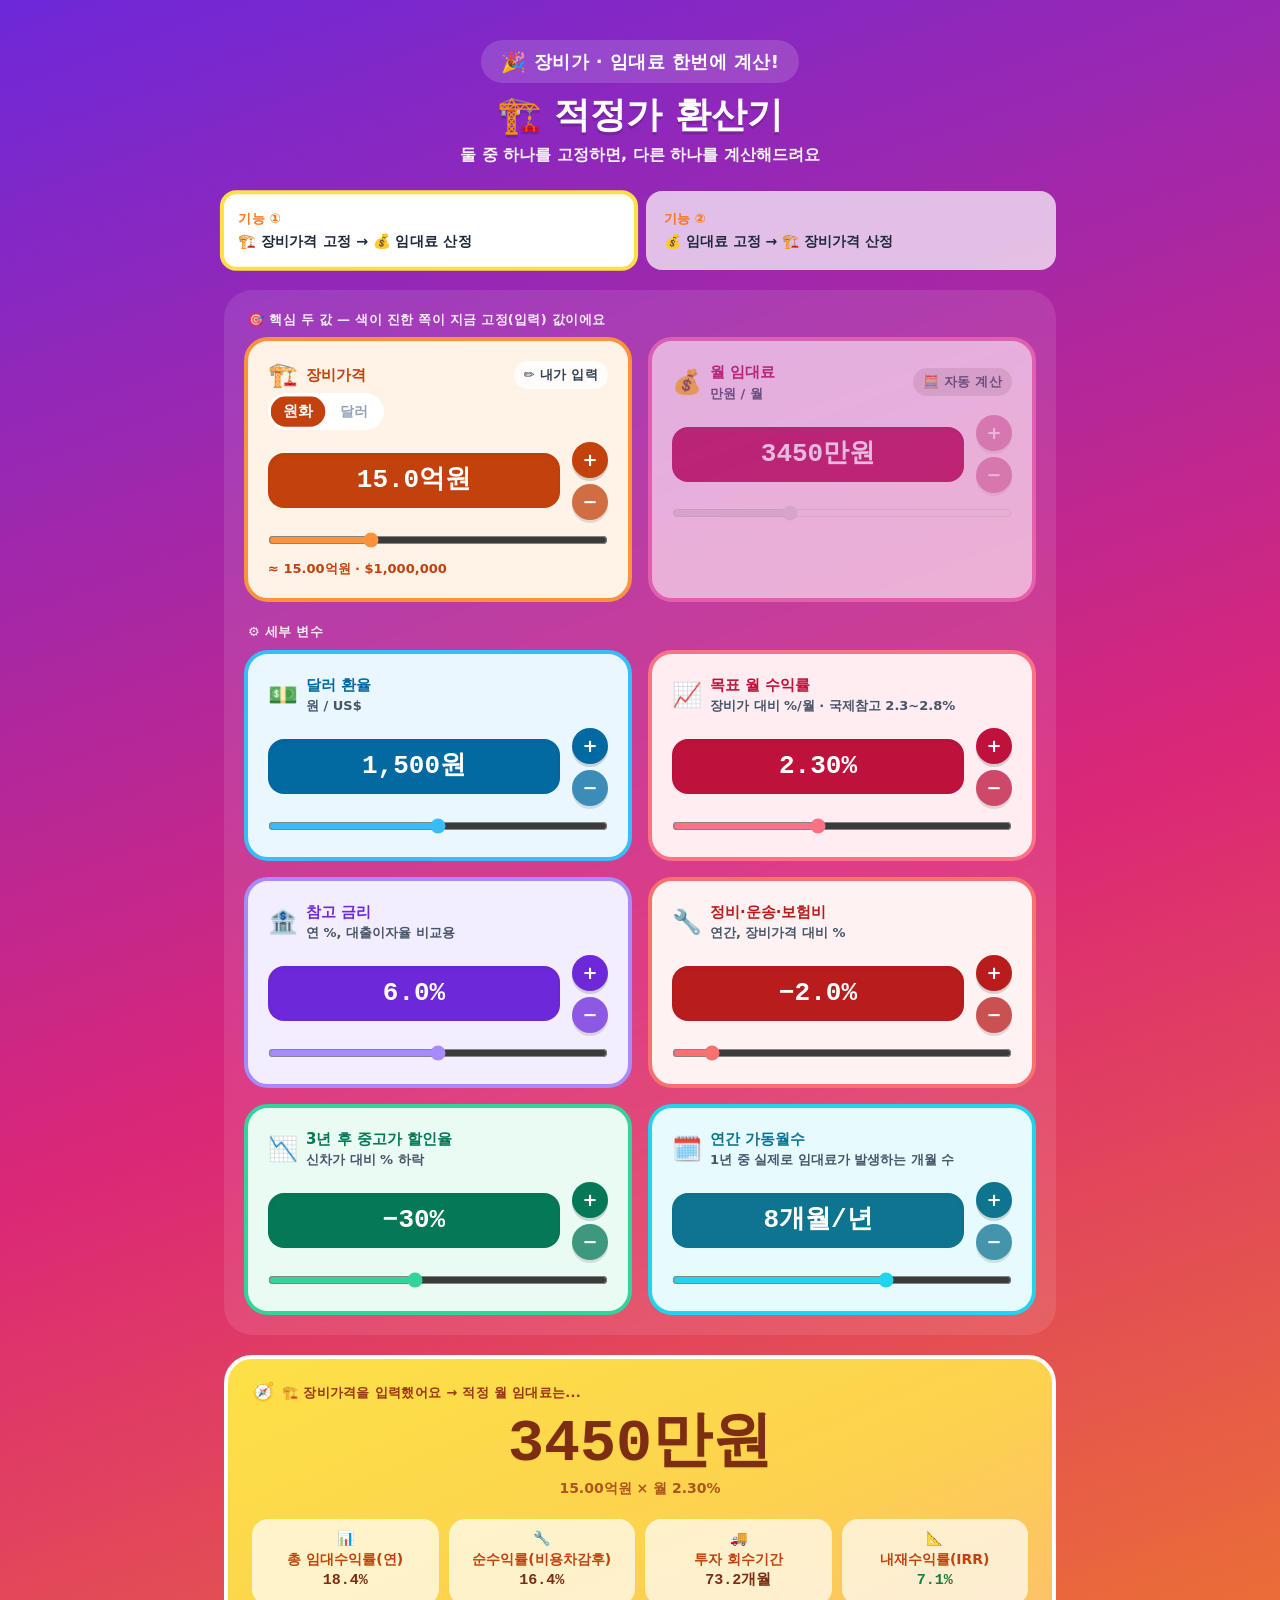
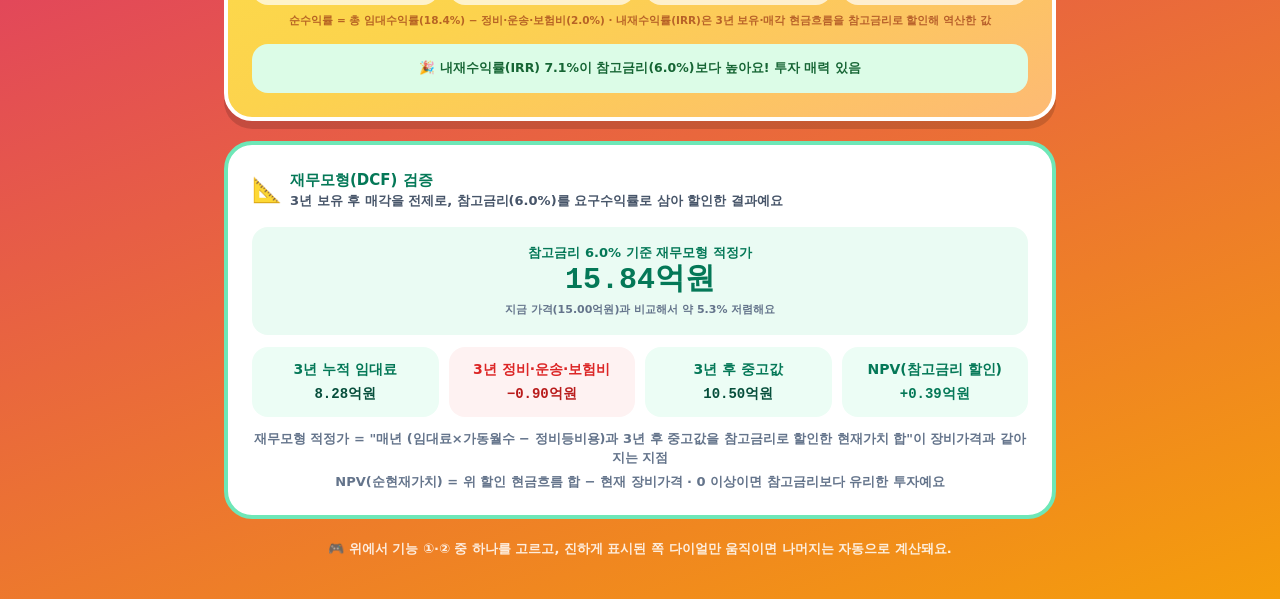
<file: index.html>
<!doctype html>
<html lang="ko">
  <head>
    <meta charset="UTF-8" />
    <meta name="viewport" content="width=device-width, initial-scale=1.0" />
    <title>적정가 환산기 — 장비가 · 임대료 계산기</title>
    <meta
      name="description"
      content="장비가격과 임대료, 환율·수익률·금리·정비비·중고가할인율·가동월수를 반영해 적정가를 계산하는 인터랙티브 계산기"
    />
    <link rel="stylesheet" href="style.css" />
  </head>
  <body>
    <div id="root">
      <div class="loading-fallback">불러오는 중…</div>
    </div>
    <script src="app.js"></script>
  </body>
</html>
</file>
<file: style.css>
*,:after,:before{--tw-border-spacing-x:0;--tw-border-spacing-y:0;--tw-translate-x:0;--tw-translate-y:0;--tw-rotate:0;--tw-skew-x:0;--tw-skew-y:0;--tw-scale-x:1;--tw-scale-y:1;--tw-pan-x: ;--tw-pan-y: ;--tw-pinch-zoom: ;--tw-scroll-snap-strictness:proximity;--tw-gradient-from-position: ;--tw-gradient-via-position: ;--tw-gradient-to-position: ;--tw-ordinal: ;--tw-slashed-zero: ;--tw-numeric-figure: ;--tw-numeric-spacing: ;--tw-numeric-fraction: ;--tw-ring-inset: ;--tw-ring-offset-width:0px;--tw-ring-offset-color:#fff;--tw-ring-color:rgba(59,130,246,.5);--tw-ring-offset-shadow:0 0 #0000;--tw-ring-shadow:0 0 #0000;--tw-shadow:0 0 #0000;--tw-shadow-colored:0 0 #0000;--tw-blur: ;--tw-brightness: ;--tw-contrast: ;--tw-grayscale: ;--tw-hue-rotate: ;--tw-invert: ;--tw-saturate: ;--tw-sepia: ;--tw-drop-shadow: ;--tw-backdrop-blur: ;--tw-backdrop-brightness: ;--tw-backdrop-contrast: ;--tw-backdrop-grayscale: ;--tw-backdrop-hue-rotate: ;--tw-backdrop-invert: ;--tw-backdrop-opacity: ;--tw-backdrop-saturate: ;--tw-backdrop-sepia: ;--tw-contain-size: ;--tw-contain-layout: ;--tw-contain-paint: ;--tw-contain-style: }::backdrop{--tw-border-spacing-x:0;--tw-border-spacing-y:0;--tw-translate-x:0;--tw-translate-y:0;--tw-rotate:0;--tw-skew-x:0;--tw-skew-y:0;--tw-scale-x:1;--tw-scale-y:1;--tw-pan-x: ;--tw-pan-y: ;--tw-pinch-zoom: ;--tw-scroll-snap-strictness:proximity;--tw-gradient-from-position: ;--tw-gradient-via-position: ;--tw-gradient-to-position: ;--tw-ordinal: ;--tw-slashed-zero: ;--tw-numeric-figure: ;--tw-numeric-spacing: ;--tw-numeric-fraction: ;--tw-ring-inset: ;--tw-ring-offset-width:0px;--tw-ring-offset-color:#fff;--tw-ring-color:rgba(59,130,246,.5);--tw-ring-offset-shadow:0 0 #0000;--tw-ring-shadow:0 0 #0000;--tw-shadow:0 0 #0000;--tw-shadow-colored:0 0 #0000;--tw-blur: ;--tw-brightness: ;--tw-contrast: ;--tw-grayscale: ;--tw-hue-rotate: ;--tw-invert: ;--tw-saturate: ;--tw-sepia: ;--tw-drop-shadow: ;--tw-backdrop-blur: ;--tw-backdrop-brightness: ;--tw-backdrop-contrast: ;--tw-backdrop-grayscale: ;--tw-backdrop-hue-rotate: ;--tw-backdrop-invert: ;--tw-backdrop-opacity: ;--tw-backdrop-saturate: ;--tw-backdrop-sepia: ;--tw-contain-size: ;--tw-contain-layout: ;--tw-contain-paint: ;--tw-contain-style: }/*! tailwindcss v3.4.19 | MIT License | https://tailwindcss.com*/*,:after,:before{box-sizing:border-box;border:0 solid #e5e7eb}:after,:before{--tw-content:""}:host,html{line-height:1.5;-webkit-text-size-adjust:100%;-moz-tab-size:4;-o-tab-size:4;tab-size:4;font-family:ui-sans-serif,system-ui,sans-serif,Apple Color Emoji,Segoe UI Emoji,Segoe UI Symbol,Noto Color Emoji;font-feature-settings:normal;font-variation-settings:normal;-webkit-tap-highlight-color:transparent}body{margin:0;line-height:inherit}hr{height:0;color:inherit;border-top-width:1px}abbr:where([title]){-webkit-text-decoration:underline dotted;text-decoration:underline dotted}h1,h2,h3,h4,h5,h6{font-size:inherit;font-weight:inherit}a{color:inherit;text-decoration:inherit}b,strong{font-weight:bolder}code,kbd,pre,samp{font-family:ui-monospace,SFMono-Regular,Menlo,Monaco,Consolas,Liberation Mono,Courier New,monospace;font-feature-settings:normal;font-variation-settings:normal;font-size:1em}small{font-size:80%}sub,sup{font-size:75%;line-height:0;position:relative;vertical-align:baseline}sub{bottom:-.25em}sup{top:-.5em}table{text-indent:0;border-color:inherit;border-collapse:collapse}button,input,optgroup,select,textarea{font-family:inherit;font-feature-settings:inherit;font-variation-settings:inherit;font-size:100%;font-weight:inherit;line-height:inherit;letter-spacing:inherit;color:inherit;margin:0;padding:0}button,select{text-transform:none}button,input:where([type=button]),input:where([type=reset]),input:where([type=submit]){-webkit-appearance:button;background-color:transparent;background-image:none}:-moz-focusring{outline:auto}:-moz-ui-invalid{box-shadow:none}progress{vertical-align:baseline}::-webkit-inner-spin-button,::-webkit-outer-spin-button{height:auto}[type=search]{-webkit-appearance:textfield;outline-offset:-2px}::-webkit-search-decoration{-webkit-appearance:none}::-webkit-file-upload-button{-webkit-appearance:button;font:inherit}summary{display:list-item}blockquote,dd,dl,figure,h1,h2,h3,h4,h5,h6,hr,p,pre{margin:0}fieldset{margin:0}fieldset,legend{padding:0}menu,ol,ul{list-style:none;margin:0;padding:0}dialog{padding:0}textarea{resize:vertical}input::-moz-placeholder,textarea::-moz-placeholder{opacity:1;color:#9ca3af}input::placeholder,textarea::placeholder{opacity:1;color:#9ca3af}[role=button],button{cursor:pointer}:disabled{cursor:default}audio,canvas,embed,iframe,img,object,svg,video{display:block;vertical-align:middle}img,video{max-width:100%;height:auto}[hidden]:where(:not([hidden=until-found])){display:none}.container{width:100%}@media (min-width:640px){.container{max-width:640px}}@media (min-width:768px){.container{max-width:768px}}@media (min-width:1024px){.container{max-width:1024px}}@media (min-width:1280px){.container{max-width:1280px}}@media (min-width:1536px){.container{max-width:1536px}}.mx-auto{margin-left:auto;margin-right:auto}.mb-0\.5{margin-bottom:.125rem}.mb-1{margin-bottom:.25rem}.mb-2{margin-bottom:.5rem}.mb-3{margin-bottom:.75rem}.mb-4{margin-bottom:1rem}.mb-5{margin-bottom:1.25rem}.mb-6{margin-bottom:1.5rem}.mt-1{margin-top:.25rem}.mt-2{margin-top:.5rem}.mt-3{margin-top:.75rem}.mt-4{margin-top:1rem}.mt-5{margin-top:1.25rem}.block{display:block}.flex{display:flex}.inline-flex{display:inline-flex}.grid{display:grid}.h-9{height:2.25rem}.min-h-screen{min-height:100vh}.w-9{width:2.25rem}.w-full{width:100%}.max-w-4xl{max-width:56rem}.flex-1{flex:1 1 0%}.shrink-0{flex-shrink:0}.scale-105{--tw-scale-x:1.05;--tw-scale-y:1.05}.scale-105,.scale-\[1\.02\]{transform:translate(var(--tw-translate-x),var(--tw-translate-y)) rotate(var(--tw-rotate)) skewX(var(--tw-skew-x)) skewY(var(--tw-skew-y)) scaleX(var(--tw-scale-x)) scaleY(var(--tw-scale-y))}.scale-\[1\.02\]{--tw-scale-x:1.02;--tw-scale-y:1.02}.cursor-not-allowed{cursor:not-allowed}.cursor-pointer{cursor:pointer}.grid-cols-1{grid-template-columns:repeat(1,minmax(0,1fr))}.grid-cols-2{grid-template-columns:repeat(2,minmax(0,1fr))}.flex-col{flex-direction:column}.items-center{align-items:center}.justify-center{justify-content:center}.justify-between{justify-content:space-between}.gap-1{gap:.25rem}.gap-1\.5{gap:.375rem}.gap-2{gap:.5rem}.gap-2\.5{gap:.625rem}.gap-3{gap:.75rem}.gap-4{gap:1rem}.rounded-2xl{border-radius:1rem}.rounded-3xl{border-radius:1.5rem}.rounded-\[28px\]{border-radius:28px}.rounded-full{border-radius:9999px}.border-4{border-width:4px}.border-emerald-300{--tw-border-opacity:1;border-color:rgb(110 231 183/var(--tw-border-opacity,1))}.border-transparent{border-color:transparent}.border-white{--tw-border-opacity:1;border-color:rgb(255 255 255/var(--tw-border-opacity,1))}.border-yellow-300{--tw-border-opacity:1;border-color:rgb(253 224 71/var(--tw-border-opacity,1))}.bg-black\/10{background-color:rgba(0,0,0,.1)}.bg-emerald-50{--tw-bg-opacity:1;background-color:rgb(236 253 245/var(--tw-bg-opacity,1))}.bg-red-50{--tw-bg-opacity:1;background-color:rgb(254 242 242/var(--tw-bg-opacity,1))}.bg-white{--tw-bg-opacity:1;background-color:rgb(255 255 255/var(--tw-bg-opacity,1))}.bg-white\/10{background-color:hsla(0,0%,100%,.1)}.bg-white\/15{background-color:hsla(0,0%,100%,.15)}.bg-white\/70{background-color:hsla(0,0%,100%,.7)}.bg-white\/80{background-color:hsla(0,0%,100%,.8)}.bg-gradient-to-br{background-image:linear-gradient(to bottom right,var(--tw-gradient-stops))}.from-yellow-300{--tw-gradient-from:#fde047 var(--tw-gradient-from-position);--tw-gradient-to:rgba(253,224,71,0) var(--tw-gradient-to-position);--tw-gradient-stops:var(--tw-gradient-from),var(--tw-gradient-to)}.via-amber-300{--tw-gradient-to:rgba(252,211,77,0) var(--tw-gradient-to-position);--tw-gradient-stops:var(--tw-gradient-from),#fcd34d var(--tw-gradient-via-position),var(--tw-gradient-to)}.to-orange-300{--tw-gradient-to:#fdba74 var(--tw-gradient-to-position)}.p-1{padding:.25rem}.p-3{padding:.75rem}.p-3\.5{padding:.875rem}.p-4{padding:1rem}.p-5{padding:1.25rem}.px-2\.5{padding-left:.625rem;padding-right:.625rem}.px-3{padding-left:.75rem;padding-right:.75rem}.px-4{padding-left:1rem;padding-right:1rem}.px-5{padding-left:1.25rem;padding-right:1.25rem}.py-1{padding-top:.25rem;padding-bottom:.25rem}.py-2{padding-top:.5rem;padding-bottom:.5rem}.py-7{padding-top:1.75rem;padding-bottom:1.75rem}.pl-1{padding-left:.25rem}.text-left{text-align:left}.text-center{text-align:center}.font-mono{font-family:ui-monospace,SFMono-Regular,Menlo,Monaco,Consolas,Liberation Mono,Courier New,monospace}.text-2xl{font-size:1.5rem;line-height:2rem}.text-3xl{font-size:1.875rem;line-height:2.25rem}.text-4xl{font-size:2.25rem;line-height:2.5rem}.text-\[10\.5px\]{font-size:10.5px}.text-\[11px\]{font-size:11px}.text-\[12\.5px\]{font-size:12.5px}.text-\[13px\]{font-size:13px}.text-\[14px\]{font-size:14px}.text-\[15px\]{font-size:15px}.text-\[16px\]{font-size:16px}.text-\[18px\]{font-size:18px}.text-\[20px\]{font-size:20px}.text-\[22px\]{font-size:22px}.text-lg{font-size:1.125rem;line-height:1.75rem}.font-black{font-weight:900}.font-bold{font-weight:700}.uppercase{text-transform:uppercase}.leading-none{line-height:1}.leading-relaxed{line-height:1.625}.tracking-wide{letter-spacing:.025em}.text-emerald-700{--tw-text-opacity:1;color:rgb(4 120 87/var(--tw-text-opacity,1))}.text-emerald-900{--tw-text-opacity:1;color:rgb(6 78 59/var(--tw-text-opacity,1))}.text-orange-500{--tw-text-opacity:1;color:rgb(249 115 22/var(--tw-text-opacity,1))}.text-orange-600{--tw-text-opacity:1;color:rgb(234 88 12/var(--tw-text-opacity,1))}.text-orange-700{--tw-text-opacity:1;color:rgb(194 65 12/var(--tw-text-opacity,1))}.text-orange-800{--tw-text-opacity:1;color:rgb(154 52 18/var(--tw-text-opacity,1))}.text-orange-800\/70{color:rgba(154,52,18,.7)}.text-orange-800\/80{color:rgba(154,52,18,.8)}.text-orange-900{--tw-text-opacity:1;color:rgb(124 45 18/var(--tw-text-opacity,1))}.text-red-600{--tw-text-opacity:1;color:rgb(220 38 38/var(--tw-text-opacity,1))}.text-red-700{--tw-text-opacity:1;color:rgb(185 28 28/var(--tw-text-opacity,1))}.text-slate-400{--tw-text-opacity:1;color:rgb(148 163 184/var(--tw-text-opacity,1))}.text-slate-500{--tw-text-opacity:1;color:rgb(100 116 139/var(--tw-text-opacity,1))}.text-slate-600{--tw-text-opacity:1;color:rgb(71 85 105/var(--tw-text-opacity,1))}.text-slate-700{--tw-text-opacity:1;color:rgb(51 65 85/var(--tw-text-opacity,1))}.text-slate-800{--tw-text-opacity:1;color:rgb(30 41 59/var(--tw-text-opacity,1))}.text-white{--tw-text-opacity:1;color:rgb(255 255 255/var(--tw-text-opacity,1))}.text-white\/85{color:hsla(0,0%,100%,.85)}.text-white\/90{color:hsla(0,0%,100%,.9)}.text-white\/95{color:hsla(0,0%,100%,.95)}.text-yellow-300{--tw-text-opacity:1;color:rgb(253 224 71/var(--tw-text-opacity,1))}.opacity-40{opacity:.4}.shadow-\[0_3px_0_rgba\(0\2c 0\2c 0\2c 0\.15\)\]{--tw-shadow:0 3px 0 rgba(0,0,0,.15);--tw-shadow-colored:0 3px 0 var(--tw-shadow-color);box-shadow:var(--tw-ring-offset-shadow,0 0 #0000),var(--tw-ring-shadow,0 0 #0000),var(--tw-shadow)}.shadow-\[0_8px_0_rgba\(0\2c 0\2c 0\2c 0\.15\)\]{--tw-shadow:0 8px 0 rgba(0,0,0,.15);--tw-shadow-colored:0 8px 0 var(--tw-shadow-color)}.shadow-\[0_8px_0_rgba\(0\2c 0\2c 0\2c 0\.15\)\],.shadow-inner{box-shadow:var(--tw-ring-offset-shadow,0 0 #0000),var(--tw-ring-shadow,0 0 #0000),var(--tw-shadow)}.shadow-inner{--tw-shadow:inset 0 2px 4px 0 rgba(0,0,0,.05);--tw-shadow-colored:inset 0 2px 4px 0 var(--tw-shadow-color)}.ring{--tw-ring-offset-shadow:var(--tw-ring-inset) 0 0 0 var(--tw-ring-offset-width) var(--tw-ring-offset-color);--tw-ring-shadow:var(--tw-ring-inset) 0 0 0 calc(3px + var(--tw-ring-offset-width)) var(--tw-ring-color);box-shadow:var(--tw-ring-offset-shadow),var(--tw-ring-shadow),var(--tw-shadow,0 0 #0000)}.drop-shadow-\[0_3px_0_rgba\(0\2c 0\2c 0\2c 0\.15\)\]{--tw-drop-shadow:drop-shadow(0 3px 0 rgba(0,0,0,.15))}.drop-shadow-\[0_3px_0_rgba\(0\2c 0\2c 0\2c 0\.15\)\],.drop-shadow-sm{filter:var(--tw-blur) var(--tw-brightness) var(--tw-contrast) var(--tw-grayscale) var(--tw-hue-rotate) var(--tw-invert) var(--tw-saturate) var(--tw-sepia) var(--tw-drop-shadow)}.drop-shadow-sm{--tw-drop-shadow:drop-shadow(0 1px 1px rgba(0,0,0,.05))}.backdrop-blur{--tw-backdrop-blur:blur(8px);-webkit-backdrop-filter:var(--tw-backdrop-blur) var(--tw-backdrop-brightness) var(--tw-backdrop-contrast) var(--tw-backdrop-grayscale) var(--tw-backdrop-hue-rotate) var(--tw-backdrop-invert) var(--tw-backdrop-opacity) var(--tw-backdrop-saturate) var(--tw-backdrop-sepia);backdrop-filter:var(--tw-backdrop-blur) var(--tw-backdrop-brightness) var(--tw-backdrop-contrast) var(--tw-backdrop-grayscale) var(--tw-backdrop-hue-rotate) var(--tw-backdrop-invert) var(--tw-backdrop-opacity) var(--tw-backdrop-saturate) var(--tw-backdrop-sepia)}.transition-all{transition-property:all;transition-timing-function:cubic-bezier(.4,0,.2,1);transition-duration:.15s}.transition-transform{transition-property:transform;transition-timing-function:cubic-bezier(.4,0,.2,1);transition-duration:.15s}body,html{margin:0;padding:0;min-height:100%}body{font-family:system-ui,-apple-system,Apple SD Gothic Neo,Malgun Gothic,sans-serif;background:linear-gradient(160deg,#6d28d9,#db2777 45%,#f59e0b)}#root,body{min-height:100vh}.loading-fallback{min-height:100vh;display:flex;align-items:center;justify-content:center;color:#fff;font-weight:800;font-size:14px;letter-spacing:.05em}input[type=range]{height:8px;border-radius:9999px;cursor:pointer}input[type=range]:disabled{opacity:.5;cursor:not-allowed}input:focus{outline:none}.active\:translate-y-\[3px\]:active{--tw-translate-y:3px}.active\:scale-90:active,.active\:translate-y-\[3px\]:active{transform:translate(var(--tw-translate-x),var(--tw-translate-y)) rotate(var(--tw-rotate)) skewX(var(--tw-skew-x)) skewY(var(--tw-skew-y)) scaleX(var(--tw-scale-x)) scaleY(var(--tw-scale-y))}.active\:scale-90:active{--tw-scale-x:.9;--tw-scale-y:.9}.active\:shadow-none:active{--tw-shadow:0 0 #0000;--tw-shadow-colored:0 0 #0000;box-shadow:var(--tw-ring-offset-shadow,0 0 #0000),var(--tw-ring-shadow,0 0 #0000),var(--tw-shadow)}@media (min-width:640px){.sm\:grid-cols-2{grid-template-columns:repeat(2,minmax(0,1fr))}.sm\:grid-cols-4{grid-template-columns:repeat(4,minmax(0,1fr))}.sm\:p-5{padding:1.25rem}.sm\:p-6{padding:1.5rem}.sm\:px-8{padding-left:2rem;padding-right:2rem}.sm\:py-10{padding-top:2.5rem;padding-bottom:2.5rem}.sm\:text-3xl{font-size:1.875rem;line-height:2.25rem}.sm\:text-4xl{font-size:2.25rem;line-height:2.5rem}.sm\:text-6xl{font-size:3.75rem;line-height:1}.sm\:text-\[16px\]{font-size:16px}.sm\:text-\[18px\]{font-size:18px}.sm\:text-\[24px\]{font-size:24px}.sm\:text-\[26px\]{font-size:26px}}
</file>
